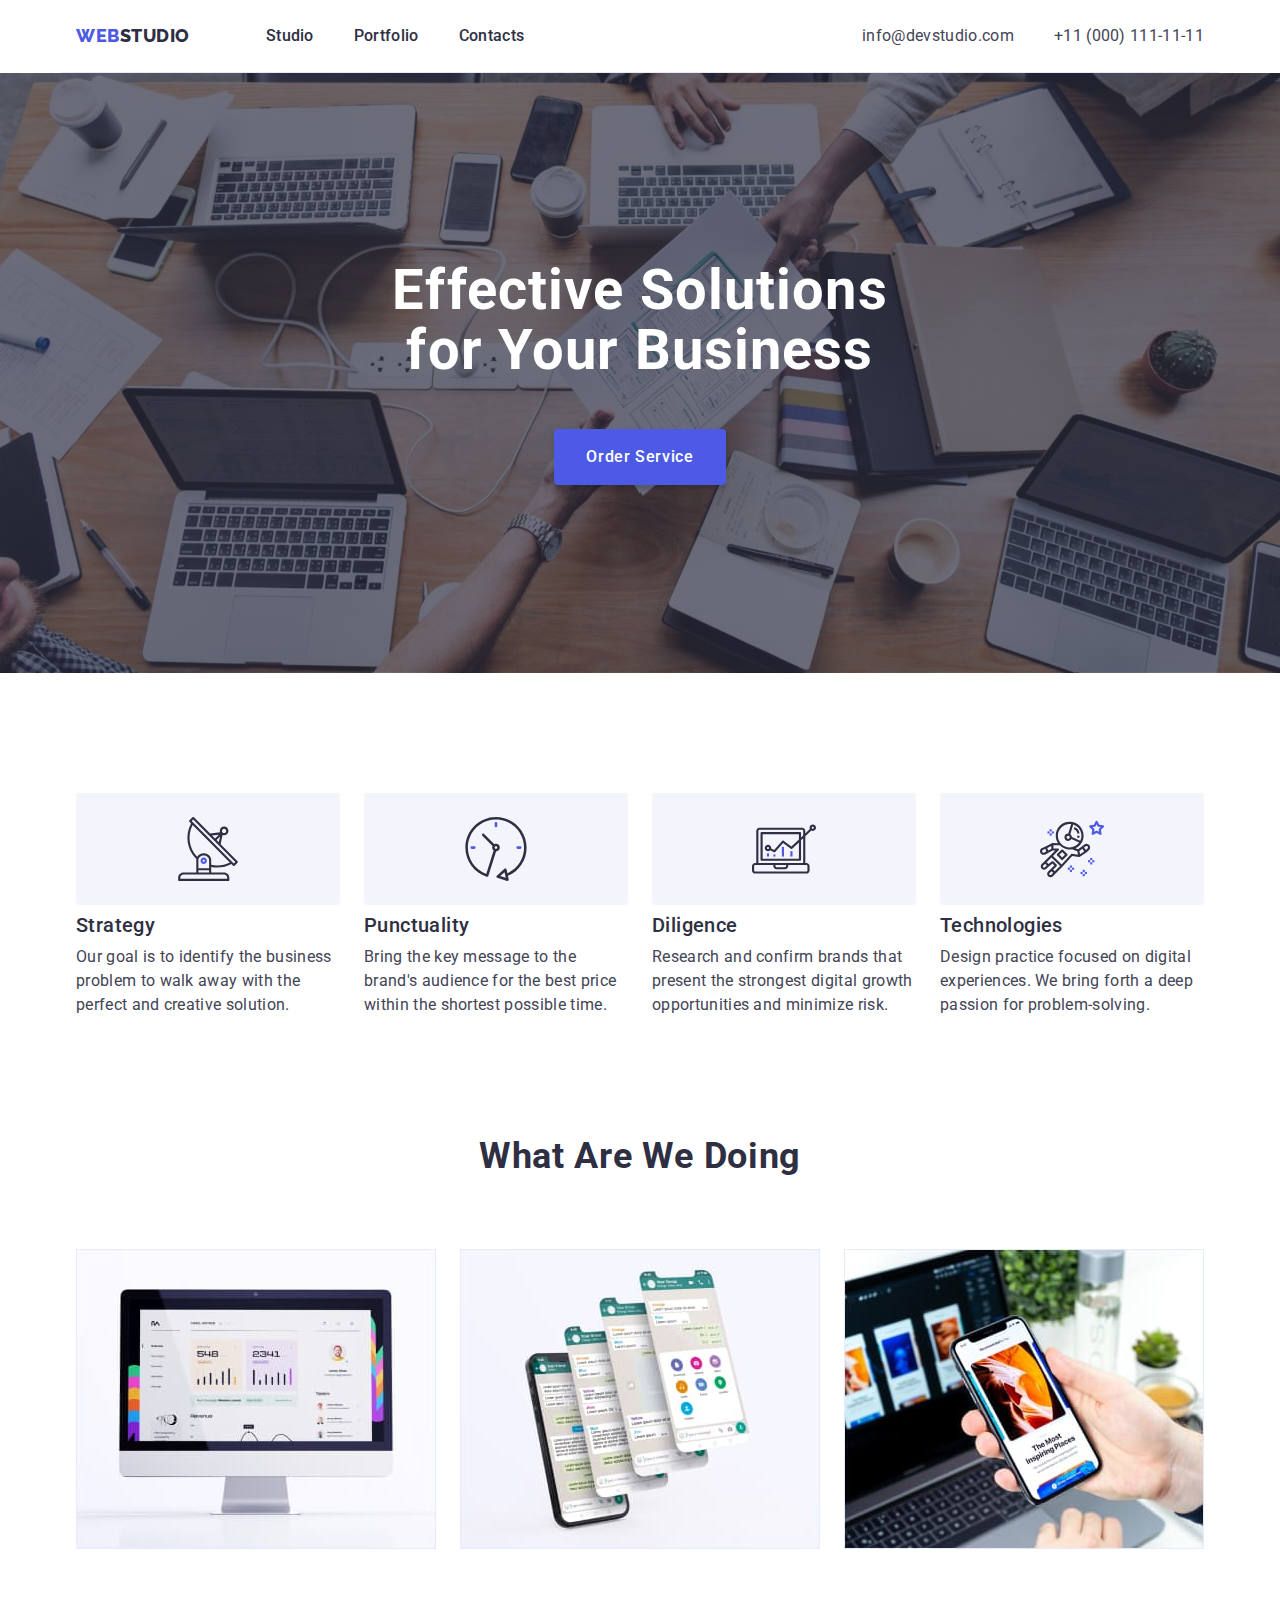
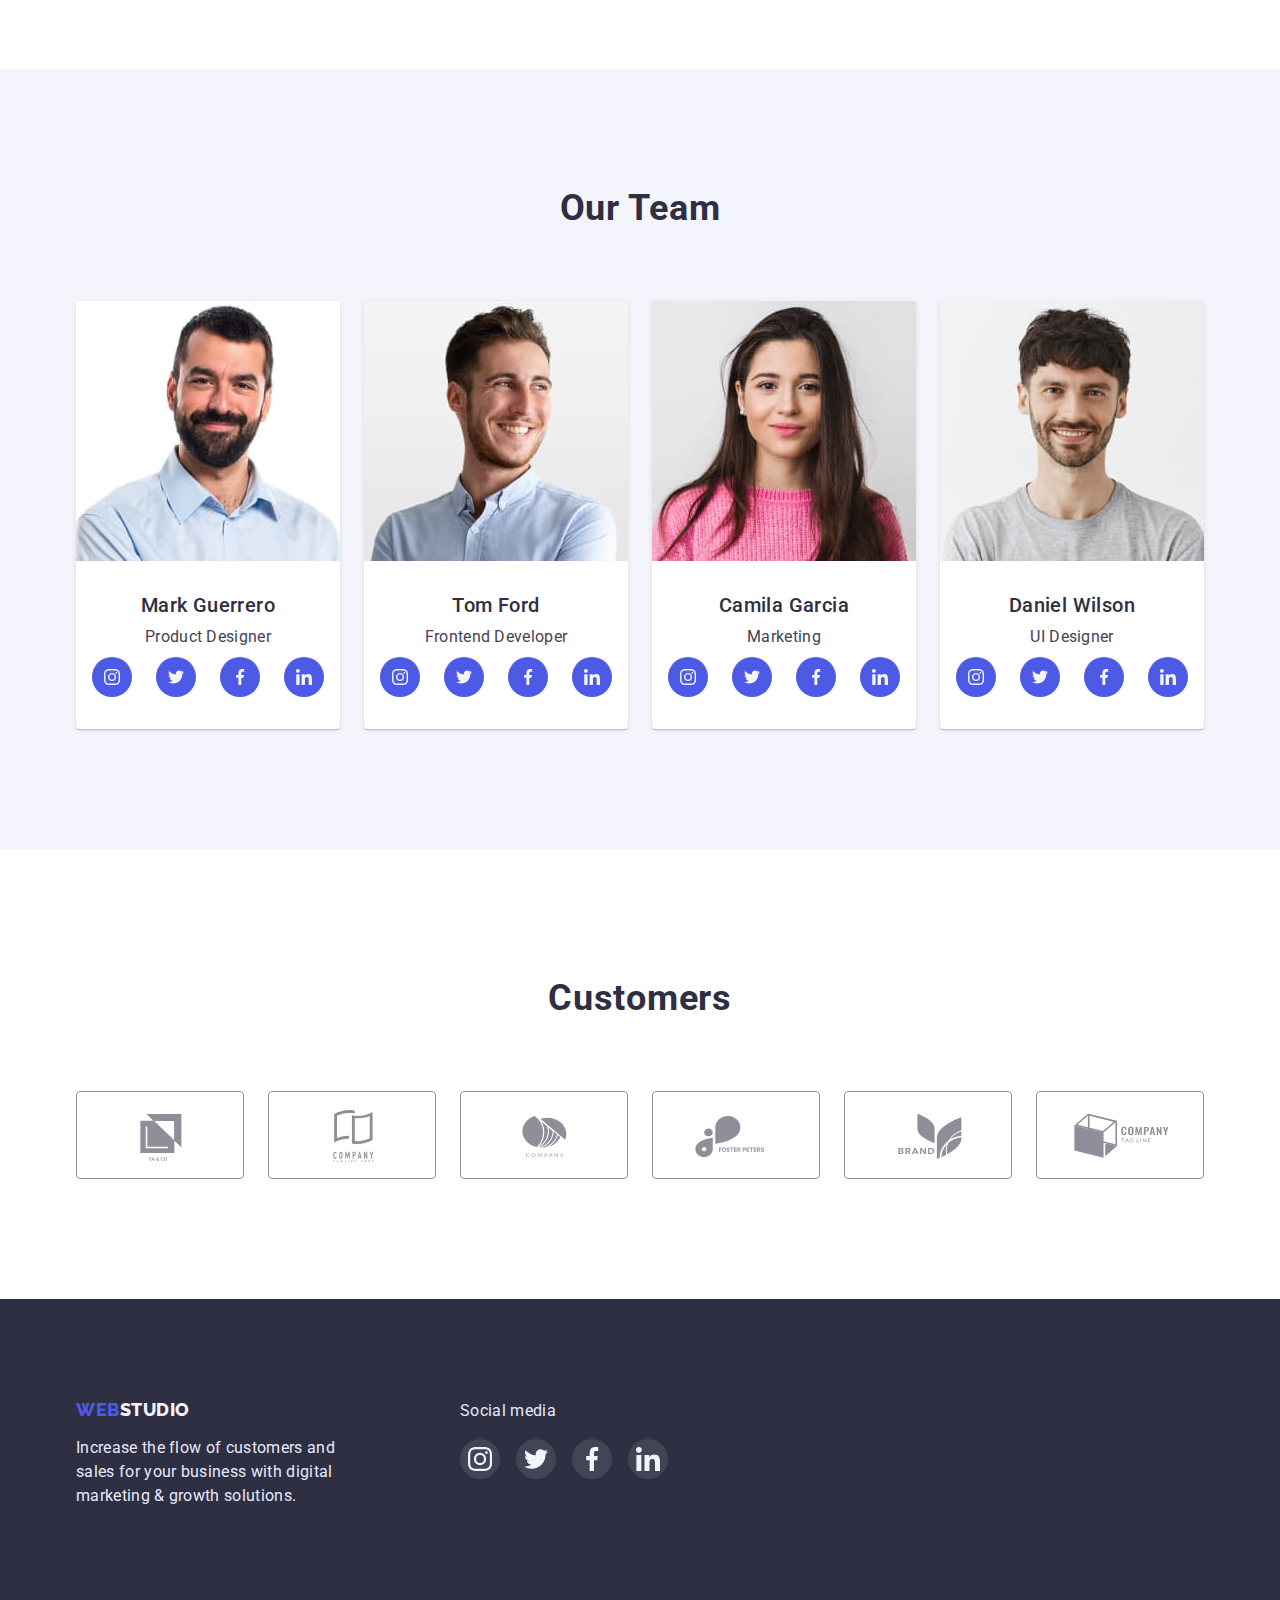
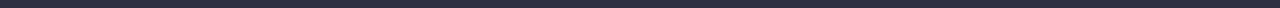
<file: index.html>
<!DOCTYPE html>
<html lang="en">
  <head>
    <meta charset="UTF-8" />
    <meta http-equiv="X-UA-Compatible" content="IE=edge" />
    <meta name="viewport" content="width=device-width, initial-scale=1.0" />
    <title>Document</title>
    <link rel="preconnect" href="https://fonts.googleapis.com" />
    <link rel="preconnect" href="https://fonts.gstatic.com" crossorigin />
    <link
      href="https://fonts.googleapis.com/css2?family=Raleway:wght@800&family=Roboto:wght@400;500;700;900&display=swap"
      rel="stylesheet"
    />
    <link
      rel="stylesheet"
      href="https://cdnjs.cloudflare.com/ajax/libs/modern-normalize/1.1.0/modern-normalize.min.css"
    />

    <link rel="stylesheet" href="./css/styles.css" />
  </head>
  <body>
    <header>
      <div class="container head-container">
        <a class="logo link" href="./index.html"
          >Web<span class="logo-header">Studio</span></a
        >
        <nav class="nav-conteiner">
          <ul class="header-list list">
            <li class="item">
              <a class="header-link link" href="./index.html">Studio</a>
            </li>

            <li class="item">
              <a class="header-link link" href="./portfolio.html">Portfolio</a>
            </li>

            <li class="item">
              <a class="header-link link" href="">Contacts</a>
            </li>
          </ul>
        </nav>

        <address class="adrs-list">
          <ul class="adrs-inf list">
            <li class="item">
              <a class="heder-adrs link" href="mailto:info@devstudio.com"
                >info@devstudio.com</a
              >
            </li>
            <li class="item">
              <a class="heder-adrs link" href="tel:+110001111111"
                >+11 (000) 111-11-11</a
              >
            </li>
          </ul>
        </address>
      </div>
    </header>
    <main>
      <!-- Hero -->
      <section class="hero">
        <div class="container">
          <h1 class="hero-text">Effective Solutions for Your Business</h1>
          <button class="hero-button" type="button">Order Service</button>
        </div>
      </section>

      <!-- About us -->

      <section class="about-section">
        <div class="container">
          <h2 class="main-title visually-hidden">About us</h2>
          <ul class="about-list list">
            <li class="item list about-item icon-antenna">
              <h3 class="about-title">Strategy</h3>
              <p class="about-text">
                Our goal is to identify the business problem to walk away with
                the perfect and creative solution.
              </p>
            </li>
            <li class="item list about-item icon-clock">
              <h3 class="about-title">Punctuality</h3>
              <p class="about-text">
                Bring the key message to the brand's audience for the best price
                within the shortest possible time.
              </p>
            </li>
            <li class="item list about-item icon-diagram">
              <h3 class="about-title">Diligence</h3>
              <p class="about-text">
                Research and confirm brands that present the strongest digital
                growth opportunities and minimize risk.
              </p>
            </li>
            <li class="item list about-item icon-astonaut">
              <h3 class="about-title">Technologies</h3>
              <p class="about-text">
                Design practice focused on digital experiences. We bring forth a
                deep passion for problem-solving.
              </p>
            </li>
          </ul>
        </div>
      </section>

      <!-- Work -->

      <section class="work-section">
        <div class="container">
          <h2 class="work-title">What are we doing</h2>
          <ul class="work-list list">
            <li class="item list">
              <img src="./images/computer.jpg" alt="computer" width="360" />
            </li>
            <li class="item list">
              <img src="./images/apps.jpg" alt="apps" width="360" />
            </li>
            <li class="item list">
              <img src="./images/phone.jpg" alt="phone" width="360" />
            </li>
          </ul>
        </div>
      </section>

      <!-- Team -->

      <section class="team-section">
        <div class="container">
          <h2 class="team-title">Our Team</h2>
          <ul class="team-list list">
            <li class="team-item item list">
              <img
                class="img-icon"
                src="./images/proddesigner.jpg"
                alt="Product Designer"
                width="264"
              />
              <div class="team-text-wrap">
                <h3 class="team-names">Mark Guerrero</h3>
                <p class="team-desc">Product Designer</p>
                <ul class="team-soc-list list">
                  <li class="team-soc-item item">
                    <a class="team-soc-link link" href="">
                      <svg width="16" height="16" class="team-soc-icons">
                        <use href="./images/icons.svg#icon-instagram"></use>
                      </svg>
                    </a>
                  </li>
                  <li class="team-soc-item item">
                    <a class="team-soc-link link" href="">
                      <svg width="16" height="16" class="team-soc-icons">
                        <use href="./images/icons.svg#icon-twitter"></use>
                      </svg>
                    </a>
                  </li>
                  <li class="team-soc-item item">
                    <a class="team-soc-link link" href="">
                      <svg width="16" height="16" class="team-soc-icons">
                        <use href="./images/icons.svg#icon-facebook"></use>
                      </svg>
                    </a>
                  </li>
                  <li class="team-soc-item item">
                    <a class="team-soc-link link" href="">
                      <svg width="16" height="16" class="team-soc-icons">
                        <use href="./images/icons.svg#icon-linkedin"></use>
                      </svg>
                    </a>
                  </li>
                </ul>
              </div>
            </li>
            <li class="team-item item list">
              <img
                class="img-icon"
                src="./images/fontend.jpg"
                alt="Frontend Developer"
                width="264"
              />
              <div class="team-text-wrap">
                <h3 class="team-names">Tom Ford</h3>
                <p class="team-desc">Frontend Developer</p>
                <ul class="team-soc-list list">
                  <li class="team-soc-item item">
                    <a class="team-soc-link link" href="">
                      <svg width="16" height="16" class="team-soc-icons">
                        <use href="./images/icons.svg#icon-instagram"></use>
                      </svg>
                    </a>
                  </li>
                  <li class="team-soc-item item">
                    <a class="team-soc-link link" href="">
                      <svg width="16" height="16" class="team-soc-icons">
                        <use href="./images/icons.svg#icon-twitter"></use>
                      </svg>
                    </a>
                  </li>
                  <li class="team-soc-item item">
                    <a class="team-soc-link link" href="">
                      <svg width="16" height="16" class="team-soc-icons">
                        <use href="./images/icons.svg#icon-facebook"></use>
                      </svg>
                    </a>
                  </li>
                  <li class="team-soc-item item">
                    <a class="team-soc-link link" href="">
                      <svg width="16" height="16" class="team-soc-icons">
                        <use href="./images/icons.svg#icon-linkedin"></use>
                      </svg>
                    </a>
                  </li>
                </ul>
              </div>
            </li>
            <li class="team-item item list">
              <img
                class="img-icon"
                src="./images/market.jpg"
                alt="Marketing"
                width="264"
              />
              <div class="team-text-wrap">
                <h3 class="team-names">Camila Garcia</h3>
                <p class="team-desc">Marketing</p>
                <ul class="team-soc-list list">
                  <li class="team-soc-item item">
                    <a class="team-soc-link link" href="">
                      <svg width="16" height="16" class="team-soc-icons">
                        <use href="./images/icons.svg#icon-instagram"></use>
                      </svg>
                    </a>
                  </li>
                  <li class="team-soc-item item">
                    <a class="team-soc-link link" href="">
                      <svg width="16" height="16" class="team-soc-icons">
                        <use href="./images/icons.svg#icon-twitter"></use>
                      </svg>
                    </a>
                  </li>
                  <li class="team-soc-item item">
                    <a class="team-soc-link link" href="">
                      <svg width="16" height="16" class="team-soc-icons">
                        <use href="./images/icons.svg#icon-facebook"></use>
                      </svg>
                    </a>
                  </li>
                  <li class="team-soc-item item">
                    <a class="team-soc-link link" href="">
                      <svg width="16" height="16" class="team-soc-icons">
                        <use href="./images/icons.svg#icon-linkedin"></use>
                      </svg>
                    </a>
                  </li>
                </ul>
              </div>
            </li>
            <li class="team-item item list">
              <img
                class="img-icon"
                src="./images/uxdesigner.jpg"
                alt="UI Designer"
                width="264"
              />
              <div class="team-text-wrap">
                <h3 class="team-names">Daniel Wilson</h3>
                <p class="team-desc">UI Designer</p>
                <ul class="team-soc-list list">
                  <li class="team-soc-item item">
                    <a class="team-soc-link link" href="">
                      <svg width="16" height="16" class="team-soc-icons">
                        <use href="./images/icons.svg#icon-instagram"></use>
                      </svg>
                    </a>
                  </li>
                  <li class="team-soc-item item">
                    <a class="team-soc-link link" href="">
                      <svg width="16" height="16" class="team-soc-icons">
                        <use href="./images/icons.svg#icon-twitter"></use>
                      </svg>
                    </a>
                  </li>
                  <li class="team-soc-item item">
                    <a class="team-soc-link link" href="">
                      <svg width="16" height="16" class="team-soc-icons">
                        <use href="./images/icons.svg#icon-facebook"></use>
                      </svg>
                    </a>
                  </li>
                  <li class="team-soc-item item">
                    <a class="team-soc-link link" href="">
                      <svg width="16" height="16" class="team-soc-icons">
                        <use href="./images/icons.svg#icon-linkedin"></use>
                      </svg>
                    </a>
                  </li>
                </ul>
              </div>
            </li>
          </ul>
        </div>
      </section>
      <!-- Customers -->

      <section class="customers-section">
        <div class="container">
          <h2 class="customers-title">Customers</h2>
          <ul class="customers-list list">
            <li class="customers-item item">
              <a href="" class="customers-link link">
                <svg class="customer-svg">
                  <use
                    class="customer-use"
                    href="./images/customers-icon.svg#icon-logo-1"
                  ></use>
                </svg>
              </a>
            </li>
            <li class="customers-item item">
              <a href="" class="customers-link link">
                <svg class="customer-svg">
                  <use
                    class="customer-use"
                    href="./images/customers-icon.svg#icon-logo-2"
                  ></use>
                </svg>
              </a>
            </li>

            <li class="customers-item item">
              <a href="" class="customers-link link">
                <svg class="customer-svg">
                  <use href="./images/customers-icon.svg#icon-logo-3"></use>
                </svg>
              </a>
            </li>
            <li class="customers-item item">
              <a href="" class="customers-link link">
                <svg class="customer-svg">
                  <use href="./images/customers-icon.svg#icon-logo-4"></use>
                </svg>
              </a>
            </li>
            <li class="customers-item item">
              <a href="" class="customers-link link">
                <svg class="customer-svg">
                  <use href="./images/customers-icon.svg#icon-logo-5"></use>
                </svg>
              </a>
            </li>
            <li class="customers-item item">
              <a href="" class="customers-link link">
                <svg class="customer-svg">
                  <use href="./images/customers-icon.svg#icon-logo-6"></use>
                </svg>
              </a>
            </li>
          </ul>
        </div>
      </section>
    </main>

    <footer class="footer-sect">
      <div class="container footer-main-cont">
        <div class="footer-container">
          <a class="logo-foot logo link" href="./index.html"
            >Web<span class="logo-footer">Studio</span></a
          >
          <p class="footer-text">
            Increase the flow of customers and sales for your business with
            digital marketing & growth solutions.
          </p>
        </div>

        <div>
          <p class="footer-text">Social media</p>
          <ul class="foot-soc-list list">
            <li class="foot-soc-item item">
              <a class="foot-soc-link link" href="">
                <svg width="24" height="24" class="team-soc-icons">
                  <use href="./images/icons.svg#icon-instagram"></use>
                </svg>
              </a>
            </li>
            <li class="foot-soc-item item">
              <a class="foot-soc-link link" href="">
                <svg width="24" height="24" class="team-soc-icons">
                  <use href="./images/icons.svg#icon-twitter"></use>
                </svg>
              </a>
            </li>
            <li class="foot-soc-item item">
              <a class="foot-soc-link link" href="">
                <svg width="24" height="24" class="team-soc-icons">
                  <use href="./images/icons.svg#icon-facebook"></use>
                </svg>
              </a>
            </li>
            <li class="foot-soc-item item">
              <a class="foot-soc-link link" href="">
                <svg width="24" height="24" class="team-soc-icons">
                  <use href="./images/icons.svg#icon-linkedin"></use>
                </svg>
              </a>
            </li>
          </ul>
        </div>
      </div>
    </footer>
  </body>
</html>
</file>
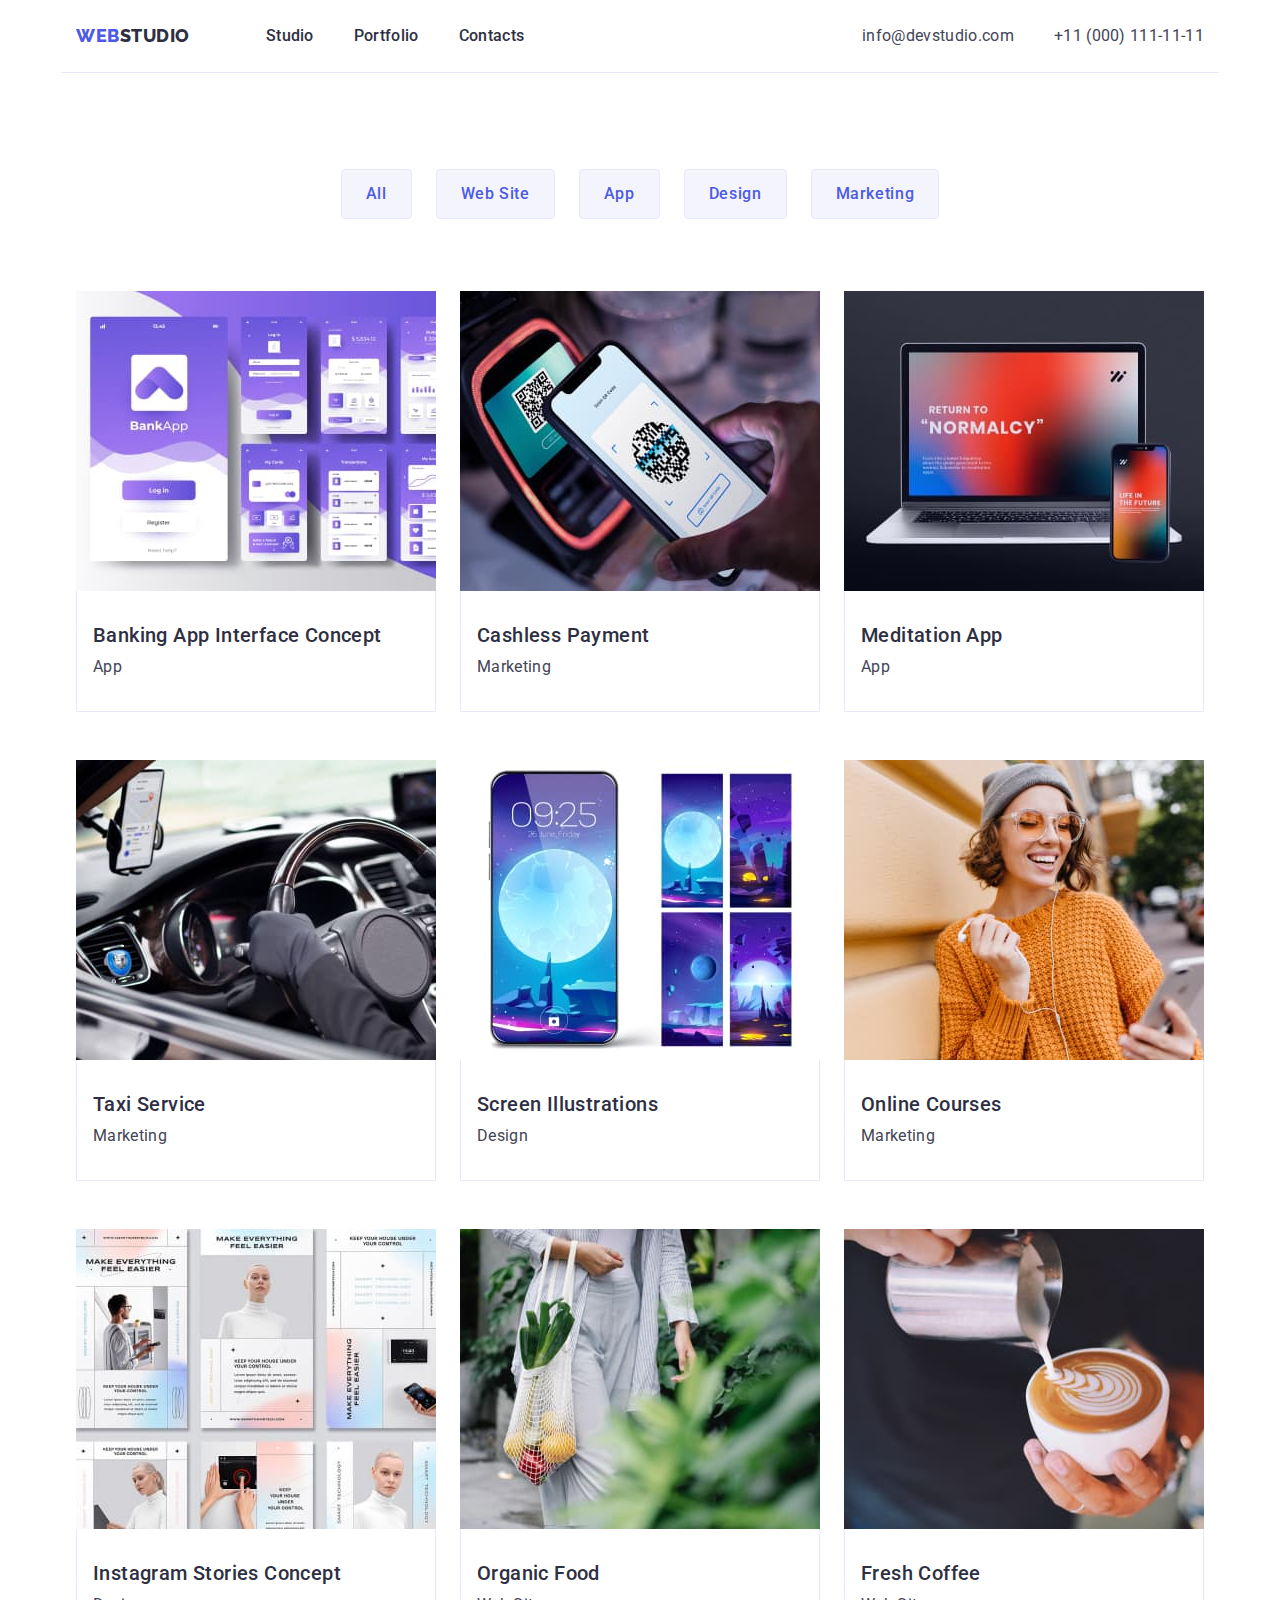
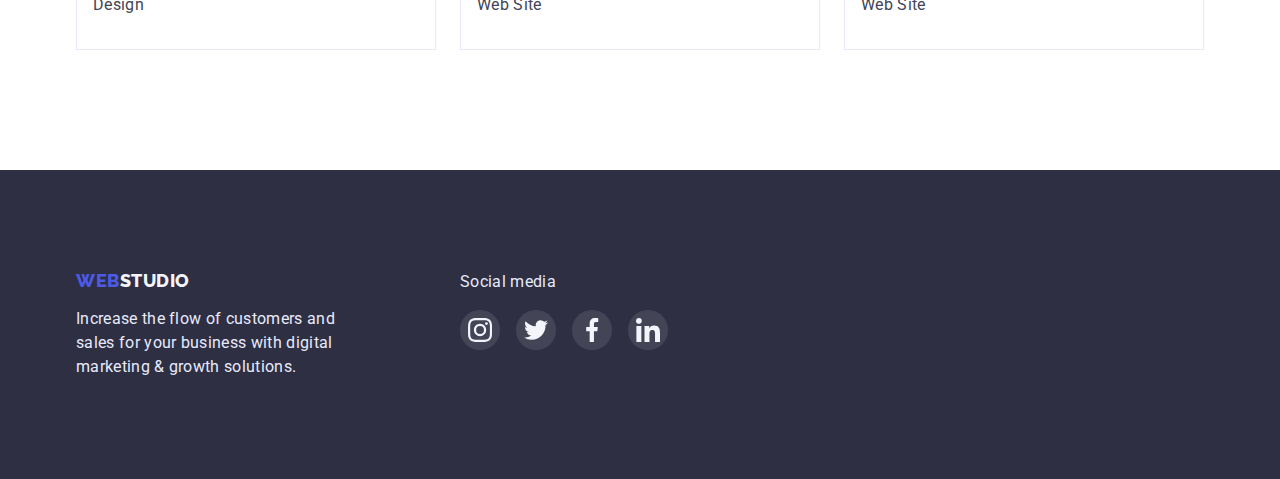
<file: portfolio.html>
<!DOCTYPE html>
<html lang="en">
  <head>
    <meta charset="UTF-8" />
    <meta http-equiv="X-UA-Compatible" content="IE=edge" />
    <meta name="viewport" content="width=device-width, initial-scale=1.0" />
    <title>Document</title>

    <link rel="preconnect" href="https://fonts.googleapis.com" />
    <link rel="preconnect" href="https://fonts.gstatic.com" crossorigin />
    <link
      href="https://fonts.googleapis.com/css2?family=Raleway:wght@800&family=Roboto:wght@400;500;700;900&display=swap"
      rel="stylesheet"
    />

    <link
      rel="stylesheet"
      href="https://cdnjs.cloudflare.com/ajax/libs/modern-normalize/1.1.0/modern-normalize.min.css"
    />
    <link rel="stylesheet" href="./css/styles.css" />
  </head>
  <body>
    <header>
      <div class="container head-container">
        <a class="logo link" href="./index.html"
          >Web<span class="logo-header">Studio</span></a
        >
        <nav class="nav-conteiner">
          <ul class="header-list list">
            <li class="item">
              <a class="header-link link" href="./index.html">Studio</a>
            </li>

            <li class="item">
              <a class="header-link link" href="./portfolio.html">Portfolio</a>
            </li>

            <li class="item">
              <a class="header-link link" href="">Contacts</a>
            </li>
          </ul>
        </nav>

        <address class="adrs-list">
          <ul class="adrs-inf list">
            <li class="item">
              <a class="heder-adrs link" href="mailto:info@devstudio.com"
                >info@devstudio.com</a
              >
            </li>
            <li class="item">
              <a class="heder-adrs link" href="tel:+110001111111"
                >+11 (000) 111-11-11</a
              >
            </li>
          </ul>
        </address>
      </div>
    </header>
    <main>
      <section class="main-section list">
        <div class="container">
          <h1 class="visually-hidden">Our works</h1>
          <ul class="btn-list list">
            <li class="btn-list-item">
              <button class="btn-portfolio" type="button">All</button>
            </li>
            <li class="btn-list-item">
              <button class="btn-portfolio" type="button">Web Site</button>
            </li>
            <li class="btn-list-item">
              <button class="btn-portfolio" type="button">App</button>
            </li>
            <li class="btn-list-item">
              <button class="btn-portfolio" type="button">Design</button>
            </li>
            <li class="btn-list-item">
              <button class="btn-portfolio" type="button">Marketing</button>
            </li>
          </ul>

          <ul class="proposition-list list">
            <li class="proposition-item">
              <a class="link proposition-link" href="">
                <img src="./images/banking.jpg" alt="Banking" width="360" />
                <div class="proposition-text">
                  <h2 class="proposition-title">
                    Banking App Interface Concept
                  </h2>
                  <p class="proposition-desc">App</p>
                </div>
              </a>
            </li>
            <li class="proposition-item">
              <a class="link proposition-link" href="">
                <img src="./images/payment.jpg" alt="Payment" width="360" />
                <div class="proposition-text">
                  <h2 class="proposition-title">Cashless Payment</h2>
                  <p class="proposition-desc">Marketing</p>
                </div>
              </a>
            </li>
            <li class="proposition-item">
              <a class="link proposition-link" href="">
                <img
                  src="./images/meditation.jpg"
                  alt="Meditation"
                  width="360"
                />
                <div class="proposition-text">
                  <h2 class="proposition-title">Meditation App</h2>
                  <p class="proposition-desc">App</p>
                </div>
              </a>
            </li>
            <li class="proposition-item">
              <a class="link proposition-link" href="">
                <img src="./images/taxi.jpg" alt="Taxi" width="360" />
                <div class="proposition-text">
                  <h2 class="proposition-title">Taxi Service</h2>
                  <p class="proposition-desc">Marketing</p>
                </div>
              </a>
            </li>
            <li class="proposition-item">
              <a class="link proposition-link" href="">
                <img src="./images/screen.jpg" alt="Screen" width="360" />
                <div class="proposition-text">
                  <h2 class="proposition-title">Screen Illustrations</h2>
                  <p class="proposition-desc">Design</p>
                </div>
              </a>
            </li>
            <li class="proposition-item">
              <a class="link proposition-link" href="">
                <img src="./images/courses.jpg" alt="Courses" width="360" />
                <div class="proposition-text">
                  <h2 class="proposition-title">Online Courses</h2>
                  <p class="proposition-desc">Marketing</p>
                </div>
              </a>
            </li>
            <li class="proposition-item">
              <a class="link proposition-link" href="">
                <img src="./images/stories.jpg" alt="Stories" width="360" />
                <div class="proposition-text">
                  <h2 class="proposition-title">Instagram Stories Concept</h2>
                  <p class="proposition-desc">Design</p>
                </div>
              </a>
            </li>
            <li class="proposition-item">
              <a class="link proposition-link" href="">
                <img src="./images/food.jpg" alt="Food" width="360" />
                <div class="proposition-text">
                  <h2 class="proposition-title">Organic Food</h2>
                  <p class="proposition-desc">Web Site</p>
                </div>
              </a>
            </li>
            <li class="proposition-item">
              <a class="link proposition-link" href="">
                <img src="./images/caffee.jpg" alt="Caffee" width="360" />
                <div class="proposition-text">
                  <h2 class="proposition-title">Fresh Coffee</h2>
                  <p class="proposition-desc">Web Site</p>
                </div>
              </a>
            </li>
          </ul>
        </div>
      </section>
    </main>

    <footer class="footer-sect">
      <div class="container footer-main-cont">
        <div class="footer-container">
          <a class="logo-foot logo link" href="./index.html"
            >Web<span class="logo-footer">Studio</span></a
          >
          <p class="footer-text">
            Increase the flow of customers and sales for your business with
            digital marketing & growth solutions.
          </p>
        </div>

        <div>
          <p class="footer-text">Social media</p>
          <ul class="foot-soc-list list">
            <li class="foot-soc-item item">
              <a class="foot-soc-link link" href="">
                <svg width="24" height="24" class="team-soc-icons">
                  <use href="./images/icons.svg#icon-instagram"></use>
                </svg>
              </a>
            </li>
            <li class="foot-soc-item item">
              <a class="foot-soc-link link" href="">
                <svg width="24" height="24" class="team-soc-icons">
                  <use href="./images/icons.svg#icon-twitter"></use>
                </svg>
              </a>
            </li>
            <li class="foot-soc-item item">
              <a class="foot-soc-link link" href="">
                <svg width="24" height="24" class="team-soc-icons">
                  <use href="./images/icons.svg#icon-facebook"></use>
                </svg>
              </a>
            </li>
            <li class="foot-soc-item item">
              <a class="foot-soc-link link" href="">
                <svg width="24" height="24" class="team-soc-icons">
                  <use href="./images/icons.svg#icon-linkedin"></use>
                </svg>
              </a>
            </li>
          </ul>
        </div>
      </div>
    </footer>
  </body>
</html>
</file>
<file: css/styles.css>
:root {
  --primary-font: "Roboto", sans-serif;
  --second-font: "Raleway", sans-serif;
  --first-text-color: #2e2f42;
  --second-text-color: #434455;
  --third-color: #4d5ae5;
  --background-secon-color: #2e2f42;
  --white-color: #ffffff;
  --border-bottom: #e7e9fc;
  --hover-links-color: #404bbf;
  --background-cards: #f4f4fd;
  --customers-link-color: #8e8f99;
}

/* rule */
body {
  background-color: var(--white-color);
  font-family: "Roboto", sans-serif;
  color: var(--second-text-color);
}
h1,
h2,
h3,
h4,
h5,
h6,
p {
  margin: 0;
}

ul {
  padding-left: 0;
  margin: 0;
}

button {
  cursor: pointer;
}

img {
  display: block;
  max-width: 100%;
  height: auto;
}

.list {
  list-style: none;
}
.link {
  text-decoration: none;
}

.container {
  width: 1158px;
  padding: 0 15px;
  margin: 0 auto;
}

/* .menu > li {
  border: 1px solid tomato;
} */

/* header */

.head-container {
  display: flex;
  align-items: center;
  justify-content: center;
  border-bottom: 1px solid var(--border-bottom);
}

.logo {
  font-family: var(--second-font);
  font-weight: 800;
  font-size: 18px;
  line-height: 1.17;
  letter-spacing: 0.03em;
  color: var(--third-color);
  text-transform: uppercase;
}

.navigtion .head-logo {
  padding-left: 156px;
}

.logo-header {
  color: var(--first-text-color);
}

.nav-conteiner {
  margin-left: 76px;
}
.header-list {
  display: flex;
}

.header-link {
  display: block;
  padding-top: 24px;
  padding-bottom: 24px;

  font-weight: 500;
  font-size: 16px;
  line-height: 1.5;
  letter-spacing: 0.02em;
  text-decoration: none;
  color: var(--first-text-color);
}

.header-list .item:not(:last-child) {
  margin-right: 40px;
}

.adrs-list {
  font-style: normal;
}

.header-link:hover,
.header-link:focus,
.heder-adrs:hover,
.heder-adrs:focus {
  color: var(--hover-links-color);
}

.adrs-inf {
  display: flex;
}

.adrs-list {
  margin-left: auto;
}

.adrs-inf .item:not(:last-child) {
  margin-right: 40px;
}
.heder-adrs {
  display: block;
  padding-top: 24px;
  padding-bottom: 24px;
  font-size: 16px;
  line-height: 1.5;
  letter-spacing: 0.02em;
  color: var(--second-text-color);
}

/* main */

/* hero */
.hero {
  padding: 188px 0;
  text-align: center;
  background-color: var(--background-secon-color);
  margin-left: auto;
  margin-right: auto;
  background-image: linear-gradient(
      rgba(46, 47, 66, 0.7),
      rgba(46, 47, 66, 0.7)
    ),
    url(../images/hero-bg.jpg);
  max-width: 1440px;
  background-position: center;
  background-repeat: no-repeat;
}
.hero-text {
  font-weight: 700;
  font-size: 56px;
  line-height: 1.07;
  letter-spacing: 0.02em;
  color: var(--white-color);
  margin: 0 auto 48px;
  width: 496px;
}

.hero-button {
  padding: 16px 32px;
  font-family: "Roboto", sans-serif;
  font-weight: 500;
  font-size: 16px;
  line-height: 1.5;
  letter-spacing: 0.04em;

  color: var(--white-color);
  background-color: var(--third-color);
  cursor: pointer;
  box-shadow: 0px 4px 4px rgba(0, 0, 0, 0.15);
  border-radius: 4px;
  border: none;
}

.hero-button:hover,
.hero-button:focus {
  background-color: var(--hover-links-color);
}

/* about */

.visually-hidden {
  position: absolute;
  width: 1px;
  height: 1px;
  margin: -1px;
  border: 0;
  padding: 0;
  white-space: nowrap;
  clip-path: inset(100%);
  clip: rect(0 0 0 0);
  overflow: hidden;
}

.about-section {
  padding-top: 120px;
  padding-bottom: 120px;
}

.about-list {
  display: flex;
  border-radius: 4px;
}





.about-list .item {
  width: 264px;
  margin-right: 24px;
  border-radius: 4px;
}

.about-item::before {
  display: block;
  content: "";
  height: 112px;
  background-color: var(--background-cards);
  background-position: center;
  background-repeat: no-repeat;
  margin-bottom: 8px;
  border-radius: 4px;
}

.icon-antenna::before {
  background-image: url(../images/antenna\ 1.svg);
}
.icon-clock::before {
  background-image: url(../images/clock\ 1.svg);
}

.icon-diagram::before {
  background-image: url(..//images/diagram\ 1.svg);
}

.icon-astonaut::before {
  background-image: url(..//images/astronaut\ 1.svg);
}

.about-list .item:last-child {
  margin-right: 0;
}

.about-title {
  font-weight: 500;
  font-size: 20px;
  line-height: 1.2;
  letter-spacing: 0.02em;
  color: var(--first-text-color);
  margin-bottom: 8px;
}
.about-text {
  font-size: 16px;
  line-height: 1.5;
  letter-spacing: 0.02em;
  color: var(--second-text-color);
}

/* work */

.work-section {
  padding-bottom: 120px;
}

.work-list {
  display: flex;
}

.work-list .item {
  margin-right: 24px;
}

.work-list .item:last-child {
  margin-right: 0;
}

.work-title,
.team-title {
  font-weight: 700;
  font-size: 36px;
  line-height: 1.11;
  text-align: center;
  letter-spacing: 0.02em;
  text-transform: capitalize;
  color: var(--first-text-color);
  margin-bottom: 72px;
  margin-bottom: 72px;
}

.team-names {
  font-weight: 500;
  font-size: 20px;
  line-height: 1.2;
  text-align: center;
  letter-spacing: 0.02em;
  color: var(--first-text-color);
  margin-bottom: 8px;
}

.team-desc {
  font-size: 16px;
  line-height: 1.5;
  text-align: center;
  letter-spacing: 0.02em;
  color: var(--second-text-color);
  /* margin-bottom: 32px; */
  margin-bottom: 8px;
}

.team-section {
  background-color: var(--background-cards);
  padding-bottom: 120px;
  padding-top: 120px;
}

.team-list {
  display: flex;
}

.team-item {
  background-color: var(--white-color);
  border-radius: 0px 0px 4px 4px;
  box-shadow: 0px 1px 6px rgba(46, 47, 66, 0.08),
    0px 1px 1px rgba(46, 47, 66, 0.16), 0px 2px 1px rgba(46, 47, 66, 0.08);
}

.team-text-wrap {
  padding: 32px 0;
}

/* team icons */

.team-soc-list {
  display: flex;
  justify-content: center;
  /* gap: 24px; */
}
.team-soc-item {
  width: 40px;
  height: 40px;
}
.team-soc-link {
  width: 100%;
  height: 100%;
  border-radius: 50%;
  background: var(--third-color);
  display: flex;
  align-items: center;
  justify-content: center;
}
.team-soc-link:hover,
.team-soc-link:focus {
  background-color: var(--hover-links-color);
}

/* .img-icon {
  margin-bottom: 32px;
} */

.team-list .item {
  margin-right: 24px;
}

.team-list .item:last-child {
  margin-right: 0;
}

/* customers */
.customers-section {
  padding-bottom: 120px;
  padding-top: 130px;
}
.customers-title {
  font-weight: 700;
  font-size: 36px;
  line-height: 1.11;
  text-align: center;
  letter-spacing: 0.02em;
  text-transform: capitalize;
  color: var(--first-text-color);
  margin-bottom: 72px;
  margin-bottom: 72px;
}

.customers-list {
  display: flex;
  gap: 24px;
  justify-content: center;
}

.customers-link {
  border: 1px solid var(--customers-link-color);
  border-radius: 4px;
  color: var(--customers-link-color);
  width: 168px;
  height: 88px;
  display: flex;
  justify-content: center;
  align-items: center;
}

.customer-svg {
  width: 104px;
  height: 56px;
  fill: currentColor;
}

.customers-link:hover {
  color: var(--hover-links-color);
  border-color: var(--hover-links-color);
}

/* footer */
.footer-sect {
  background-color: var(--background-secon-color);
  padding: 100px 15px;
}

.footer-main-cont {
  display: flex;
}

.footer-container {
  margin-right: 120px;
}
.foot-soc-list {
  display: flex;
  gap: 16px;
  margin-top: 16px;
}

.foot-soc-item {
  width: 40px;
  height: 40px;
}

.foot-soc-link {
  display: flex;
  align-items: center;
  justify-content: center;

  width: 100%;
  height: 100%;
  border-radius: 50%;
  background: rgba(255, 255, 255, 0.1);
}

.foot-soc-link:hover,
.foot-soc-link:focus {
  background-color: #31d0aa;
}

.logo-foot {
  display: block;
  margin-bottom: 16px;
}

.logo-footer {
  color: var(--background-cards);
}

.footer-text {
  font-size: 16px;
  line-height: 1.5;
  letter-spacing: 0.02em;
  color: var(--border-bottom);
  width: 264px;
}

/* portfolio */

.main-section {
  padding-top: 96px;
  padding-bottom: 120px;
}
.btn-list {
  display: flex;

  /* margin-top: 96px; */
  margin-bottom: 72px;
  justify-content: center;
}

.btn-list-item {
  margin-right: 24px;
}
.btn-list .btn-list-item:last-child {
  margin-right: 0;
}
.btn-portfolio {
  padding: 12px 24px;
  font-family: "Roboto", sans-serif;
  font-weight: 500;
  font-size: 16px;
  line-height: 1.5;
  letter-spacing: 0.04em;
  color: var(--third-color);
  background: var(--background-cards);
  border: 1px solid var(--border-bottom);
  cursor: pointer;
  border-radius: 4px;
}

.btn-portfolio:hover,
.btn-portfolio:focus {
  color: var(--white-color);
  background: var(--hover-links-color);
  box-shadow: 0px 3px 1px rgba(0, 0, 0, 0.1), 0px 2px 1px rgba(0, 0, 0, 0.08),
    0px 2px 2px rgba(0, 0, 0, 0.12);
  border-color: transparent;
}

.proposition-list {
  display: flex;
  flex-wrap: wrap;
  column-gap: 24px;
  row-gap: 48px;
}

.proposition-item {
  width: calc((100% - 48px) / 3);
}

.proposition-title {
  font-weight: 500;
  font-size: 20px;
  line-height: 1.2;
  letter-spacing: 0.02em;
  color: var(--first-text-color);
}
.proposition-desc {
  font-size: 16px;
  line-height: 1.5;
  letter-spacing: 0.02em;
  color: var(--second-text-color);
  margin-top: 8px;
}

.proposition-text {
  padding: 32px 16px;
  border: 1px solid var(--border-bottom);
}

.proposition-text {
  border-top: 0;
  padding-right: 0;
}

.proposition-link{
display: block;
}

.proposition-link:hover,
.proposition-link:focus {
  box-shadow: 0px 1px 6px rgba(46, 47, 66, 0.08),
    0px 1px 1px rgba(46, 47, 66, 0.16), 0px 2px 1px rgba(46, 47, 66, 0.08);
}
</file>
